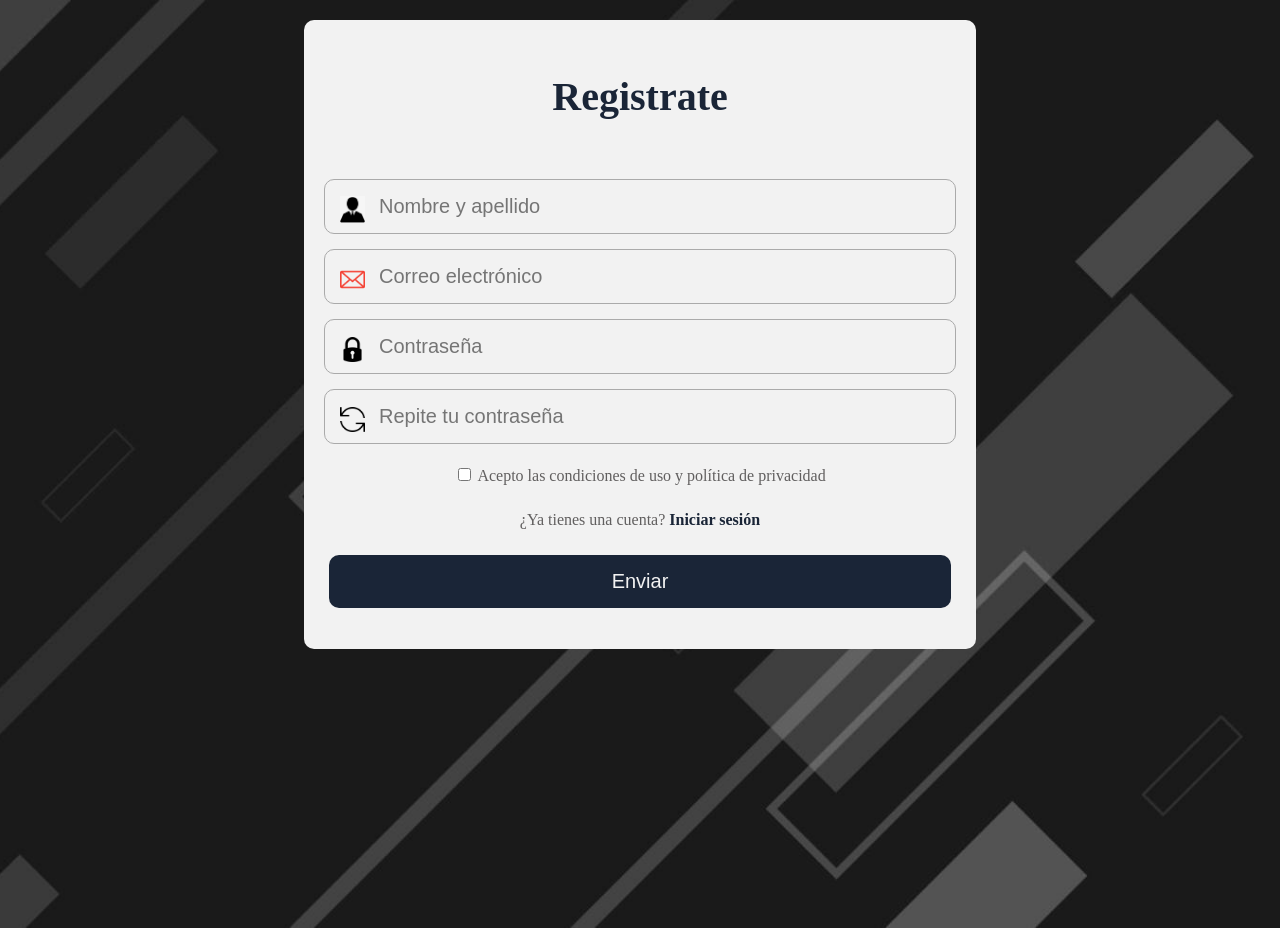
<file: caso-estudio-07/index.html>
<!DOCTYPE html>
<html lang="es">
<head>
    <meta charset="UTF-8">
    <meta name="viewport" content="width=device-width, initial-scale=1.0">
    <title>Registro</title>
    <link rel="stylesheet" href="estilos.css">
</head>
<body>

    <!-- Área del Formulario -->
    <section class="formulario">
        <form method="POST">
            <h2 class="verde">Registrate</h2>
            <p id="mensaje"></p>
            <div class="entrada">
                <img src="img/usuario.jpeg">
                <input type="text" placeholder="Nombre y apellido" name="nombre" id="nombre" required>
            </div>
            <div class="entrada">
                <img src="img/correo.png">
                <input type="email" placeholder="Correo electrónico" name="correo" id="correo" required>
            </div>
            <div class="entrada">
                <img src="img/candado.png">
                <input type="password" placeholder="Contraseña" name="clave" id="clave" required>
            </div>
            <div class="entrada">
                <img src="img/retorno.png">
                <input type="password" placeholder="Repite tu contraseña" name="repetirclave" id="repetirclave" required>
            </div>
            <p>
                <input type="checkbox" required>
                Acepto las condiciones de uso y política de privacidad
            </p>
            <p>
                ¿Ya tienes una cuenta? <a href="#" class="login">Iniciar sesión</a>
            </p>
            <p>
                <button id="btnEnviar" class="grabar">Enviar</button>
            </p>
        </form>
    </section>

    <!-- Fin de la caja principal de toda la página (contenedor maestro) -->
    <script src="index.js"></script>
</body>
</html>
</file>
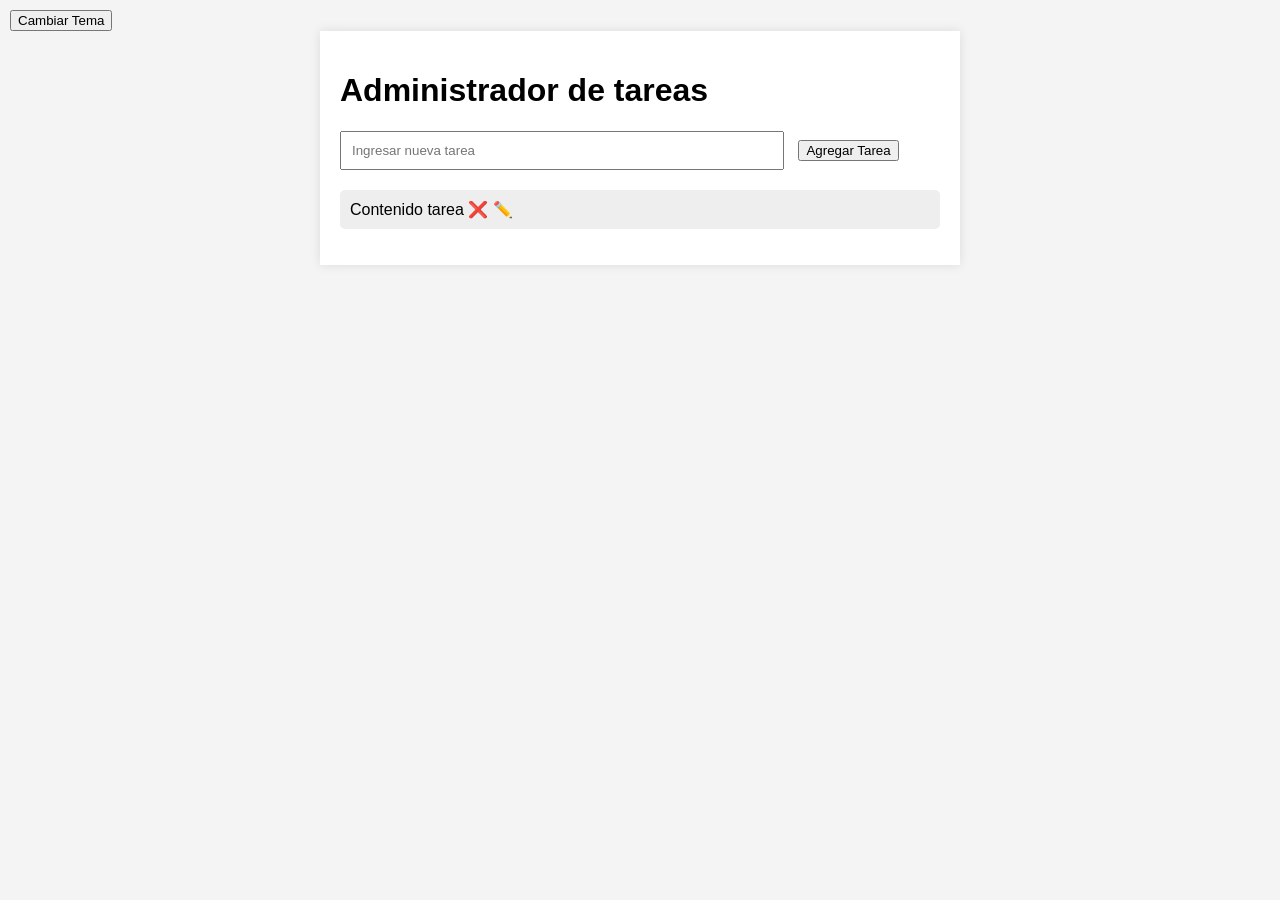
<file: caso-estudio-08/index.html>
<!DOCTYPE html>
<html lang="en">

<head>
  <meta charset="UTF-8">
  <meta name="viewport" content="width=device-width, initial-scale=1.0">
  <title>Administrador de Tareas</title>
  <link rel="stylesheet" href="style.css">
</head>

  <body>
    <div id="theme-toggle">
      <button id="toggle-theme-btn">Cambiar Tema</button>
    </div>
    <div id="task-manager">
      <h1>Administrador de tareas</h1>
      <form id="task-form">
        <input type="text" id="task-input" placeholder="Ingresar nueva tarea" required>
        <button type="submit">Agregar Tarea</button>
      </form>
      <ul id="task-list">
        <li>
          Contenido tarea
          <span class="delete-btn">❌</span>
          <span class="edit-btn">✏️</span>
        </li>
      </ul>
    </div>
    <script src="app.js"></script>
  </body>

</html>
</file>
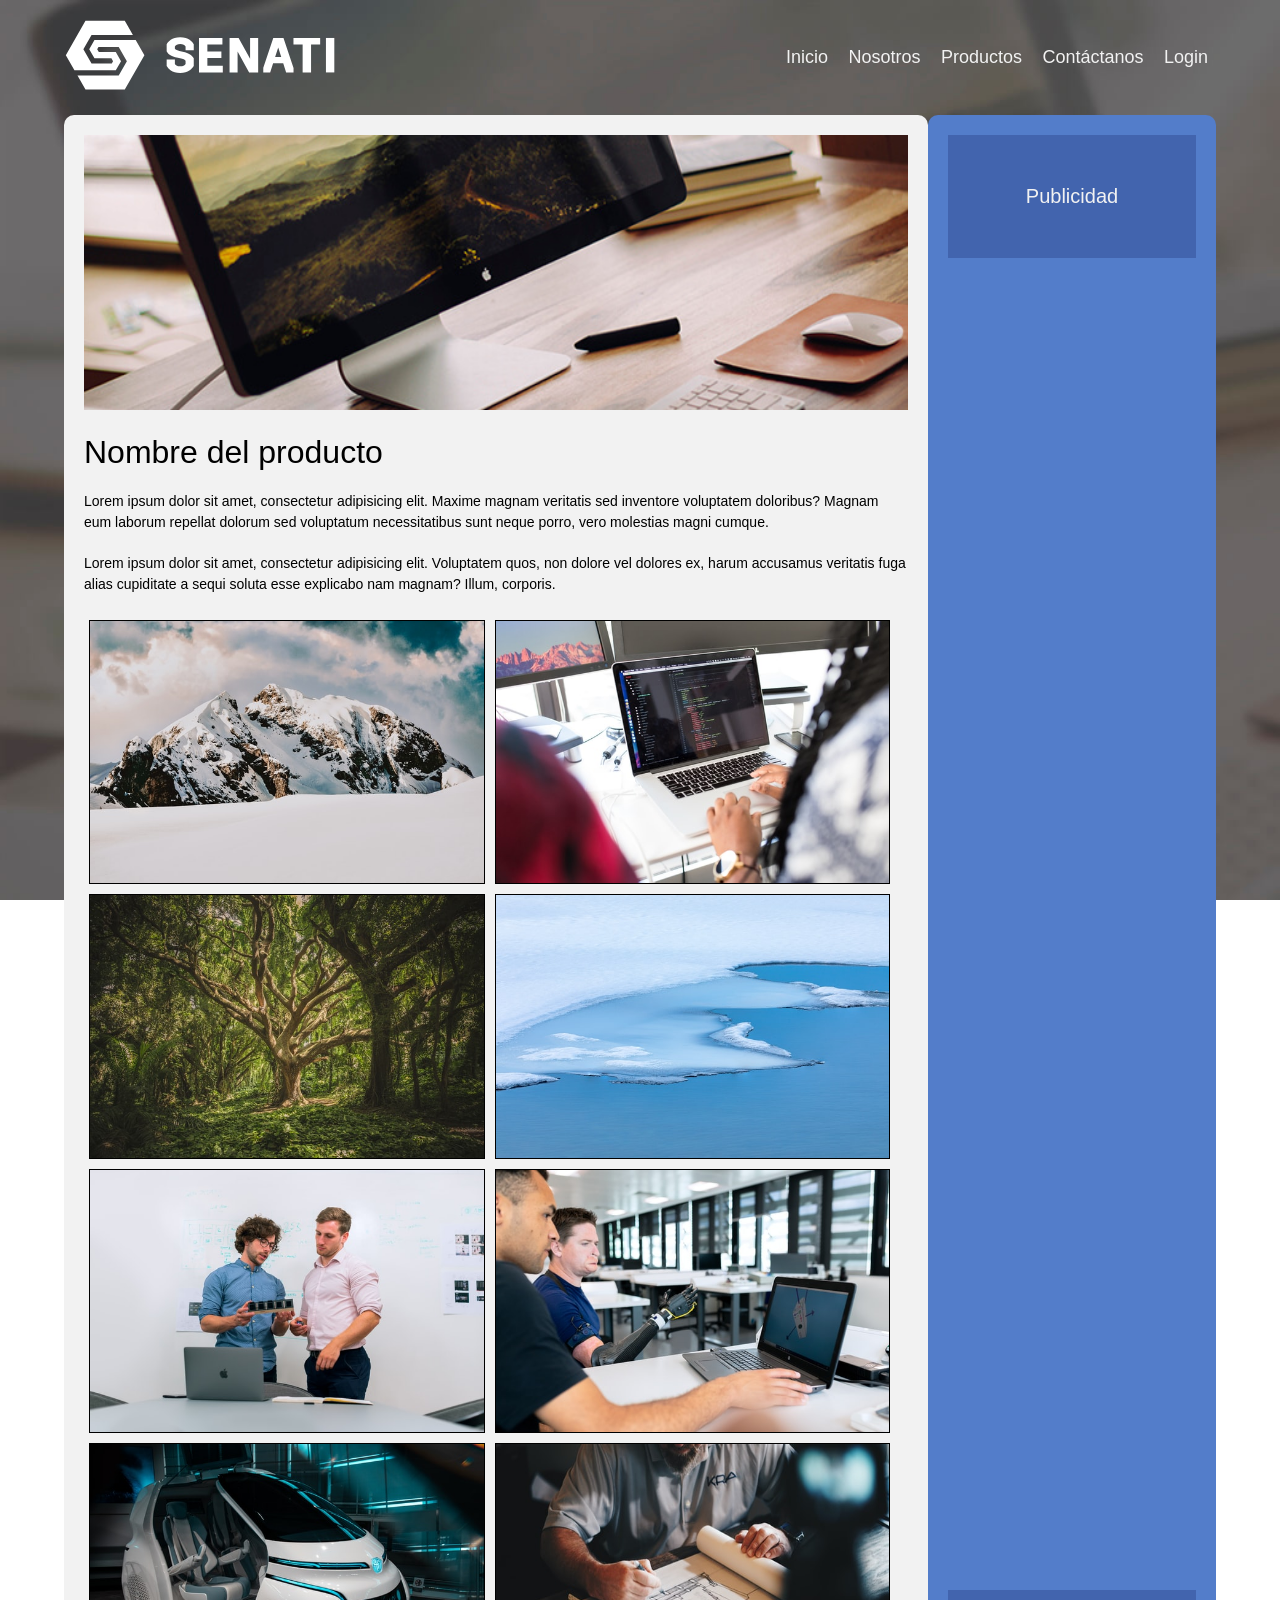
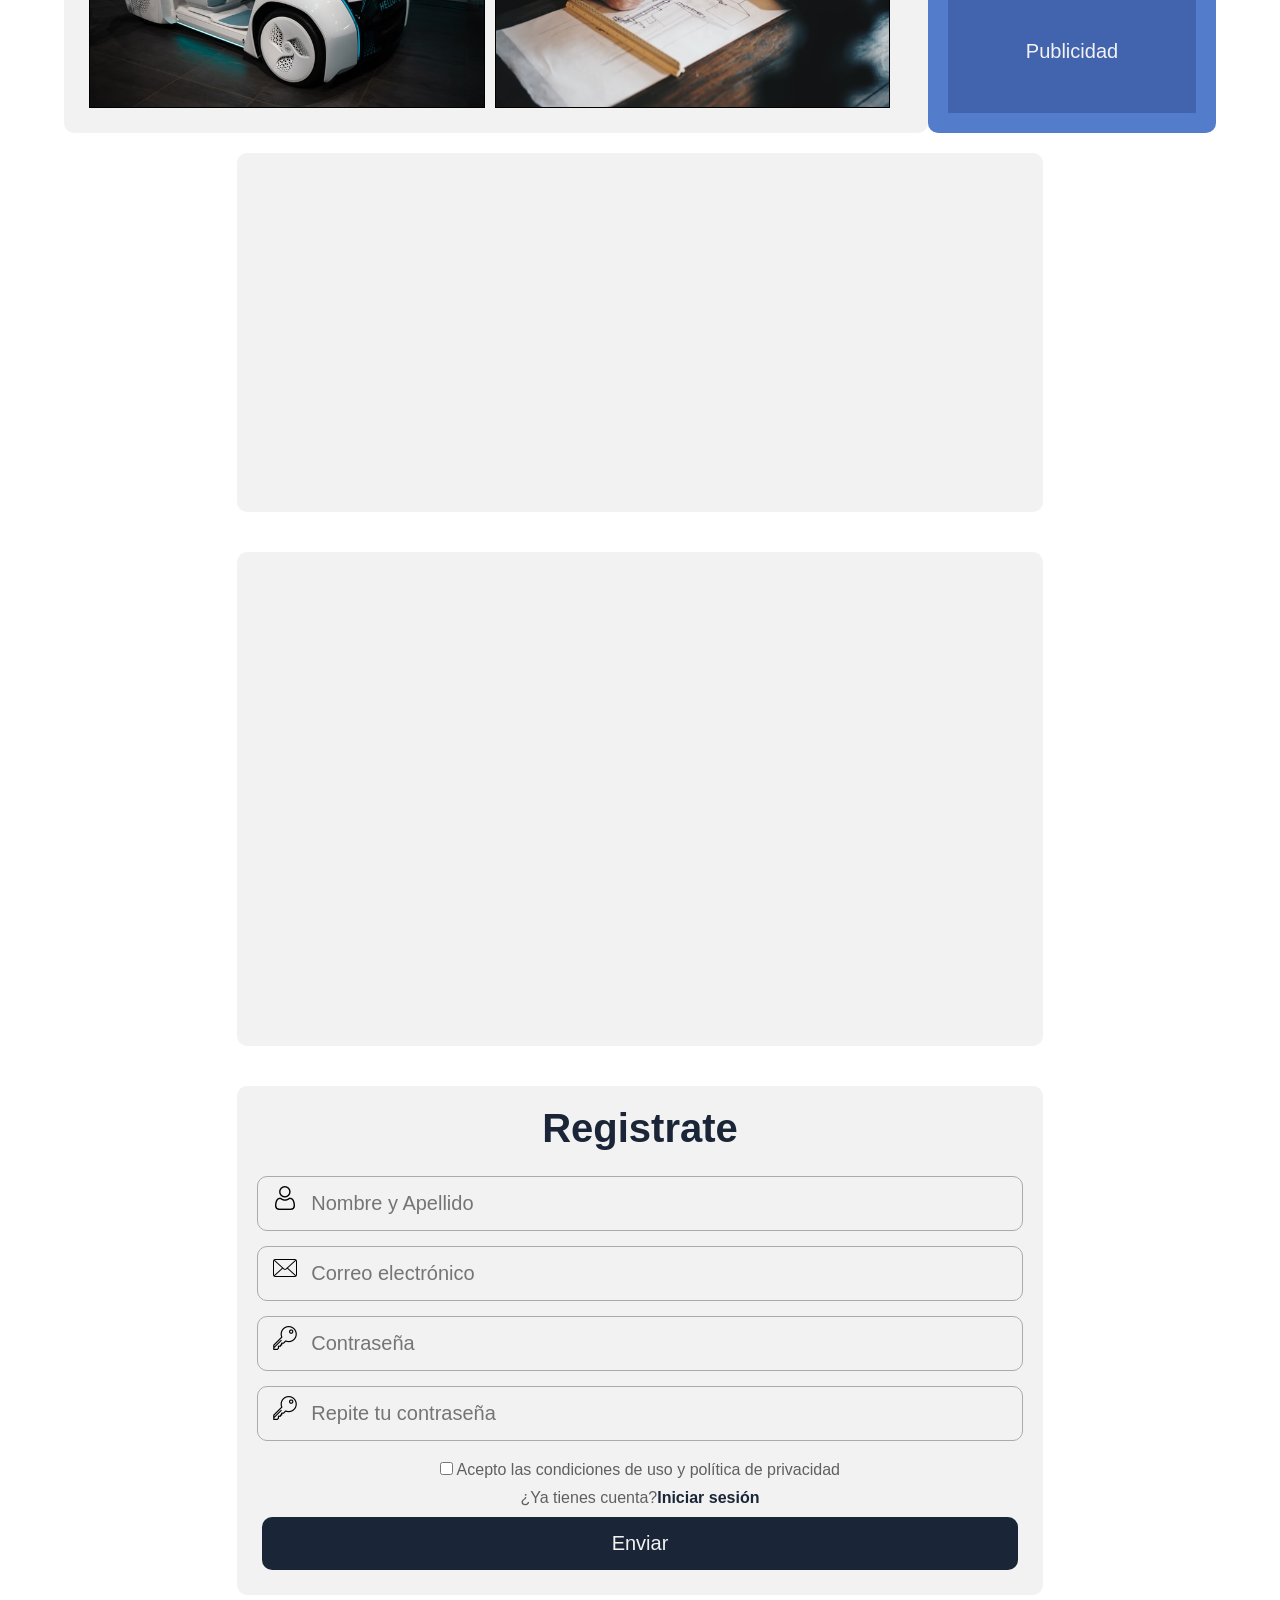
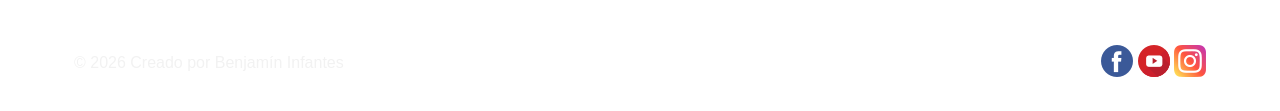
<file: caso-estudio-09-parte01y02/index.html>
<!DOCTYPE html>
<html lang="en">
<head>
    <meta charset="UTF-8">
    <meta name="viewport" content="width=device-width, initial-scale=1.0">
    <title>SENATI FlexBox/Responsive</title>
    <link rel="stylesheet" href="estilos.css">
    <link rel="shortcut icon" href="imagenes/favicon.ico" type="image/x-icon">
</head>
<body>

    <!-- Caja principal de toda la página -->
    <main>

        <!-- Cabecera de página -->
        <header>
            <!-- Logo -->
            <div class="logo">
                <img src="imagenes/logo.svg">
            </div>

            <!-- Menú -->
            <nav>
                <a href="#">Inicio</a>
                <a href="#">Nosotros</a>
                <a href="#">Productos</a>
                <a href="#">Contáctanos</a>
                <a href="#" id="loginLink">Login</a>
            </nav>
         </header>
         <!-- Fin de la Cabecera -->

         <!-- Area del artículo -->
        <article>
            <!-- Banner -->
            <div class="banner">
                <a href="#"><img src="imagenes/banner.jpg"></a>
            </div>

            <!-- Detalle producto -->
            <div class="producto">
                <h2>Nombre del producto</h2>
                <p>
                    Lorem ipsum dolor sit amet, consectetur adipisicing elit. Maxime magnam veritatis sed inventore voluptatem doloribus? Magnam eum laborum repellat dolorum sed voluptatum necessitatibus sunt neque porro, vero molestias magni cumque.
                </p>
                <p>
                    Lorem ipsum dolor sit amet, consectetur adipisicing elit. Voluptatem quos, non dolore vel dolores ex, harum accusamus veritatis fuga alias cupiditate a sequi soluta esse explicabo nam magnam? Illum, corporis.
                </p>
            </div>

            <!-- Galería de imagenes -->
            <div class="galeria">
                <img src="imagenes/01.jpg">
                <img src="imagenes/02.jpg">
                <img src="imagenes/03.jpg">
                <img src="imagenes/04.jpg">
                <img src="imagenes/05.jpg">
                <img src="imagenes/06.jpg">
                <img src="imagenes/07.jpg">
                <img src="imagenes/08.jpg">
            </div>
        </article>
        <!-- Fin del área del artículo -->

        <!-- Área del aside -->
        <aside>
            <div class="avisos"><p>Publicidad</p></div>
            <div class="avisos"><p>Publicidad</p></div>
        </aside>
         <!-- Fin del área del aside -->
        <section class="video">
            <iframe width="560" height="315" src="https://www.youtube.com/embed/igC2LEXsphc?si=w_Xlsuxb9WbWum7N" title="YouTube video player" frameborder="0" allow="accelerometer; autoplay; clipboard-write; encrypted-media; gyroscope; picture-in-picture; web-share" referrerpolicy="strict-origin-when-cross-origin" allowfullscreen></iframe>
        </section>

        <section class="mapa">
            <iframe src="https://www.google.com/maps/embed?pb=!1m14!1m12!1m3!1d8269.05829364012!2d-77.07373405157509!3d-12.01072235906388!2m3!1f0!2f0!3f0!3m2!1i1024!2i768!4f13.1!5e0!3m2!1ses!2spe!4v1725504227029!5m2!1ses!2spe" width="600" height="450" style="border:0;" allowfullscreen="" loading="lazy" referrerpolicy="no-referrer-when-downgrade"></iframe>
        </section>

        <section class="formulario">
            <form action="" method="POST">
                <h2 class="verde">Registrate</h2>
                <p id="mensaje"></p>
                <div class="entrada">
                    <img src="imagenes/user.png" alt="">
                    <input type="text" name="nombre" id="nombre" placeholder="Nombre y Apellido" required>
                </div>
                <div class="entrada">
                    <img src="imagenes/sobre.png" alt="">
                    <input type="email" name="correo" id="correo" placeholder="Correo electrónico" required>
                </div>
                <div class="entrada">
                    <img src="imagenes/clave.png" alt="">
                    <input type="password" name="clave" id="clave" placeholder="Contraseña" required>
                </div>
                <div class="entrada">
                    <img src="imagenes/clave.png" alt="">
                    <input type="password" name="repetirclave" id="repetirclave" placeholder="Repite tu contraseña" required>
                </div>
                <p>
                    <input type="checkbox"  required>
                    Acepto las condiciones de uso y política de privacidad
                </p>
                <p>
                    ¿Ya tienes cuenta?<a href="#" class="login">Iniciar sesión</a>
                </p>
                <p>
                    <button id="btnEnviar" class="grabar">Enviar</button>
                </p>

            </form>
        </section>

        

         <!-- Pie de página -->
        <footer>
            <div class="autor">
                <p>&copy; 2026 Creado por Benjamín Infantes</p>
            </div>

            <div class="redes">
                <a href="#"><img src="imagenes/facebook.png"></a>
                <a href="#"><img src="imagenes/youtube.png"></a>
                <a href="#"><img src="imagenes/instagram.png"></a>
            </div>
        </footer>
          <!-- Fin del pie de página -->
    </main>

    <!-- Ventana de login (modal) -->
    <div class="modal" id="loginModal">
        <div class="modal-content">
            <span class="close" id="closeModal">&times;</span>
            <h3>Iniciar Sesión</h3>
            <input type="text" id="username" placeholder="Usuario">
            <input type="password" id="password" placeholder="Contraseña">
            <button id="loginBtn">Ingresar</button>
            <div class="message" id="loginMessage"></div>
        </div>
    </div>

    <!-- Fin de la caja principal de toda la página (contenedor maestro) -->
    <script src="index.js"></script>
    
</body>
</html>
</file>
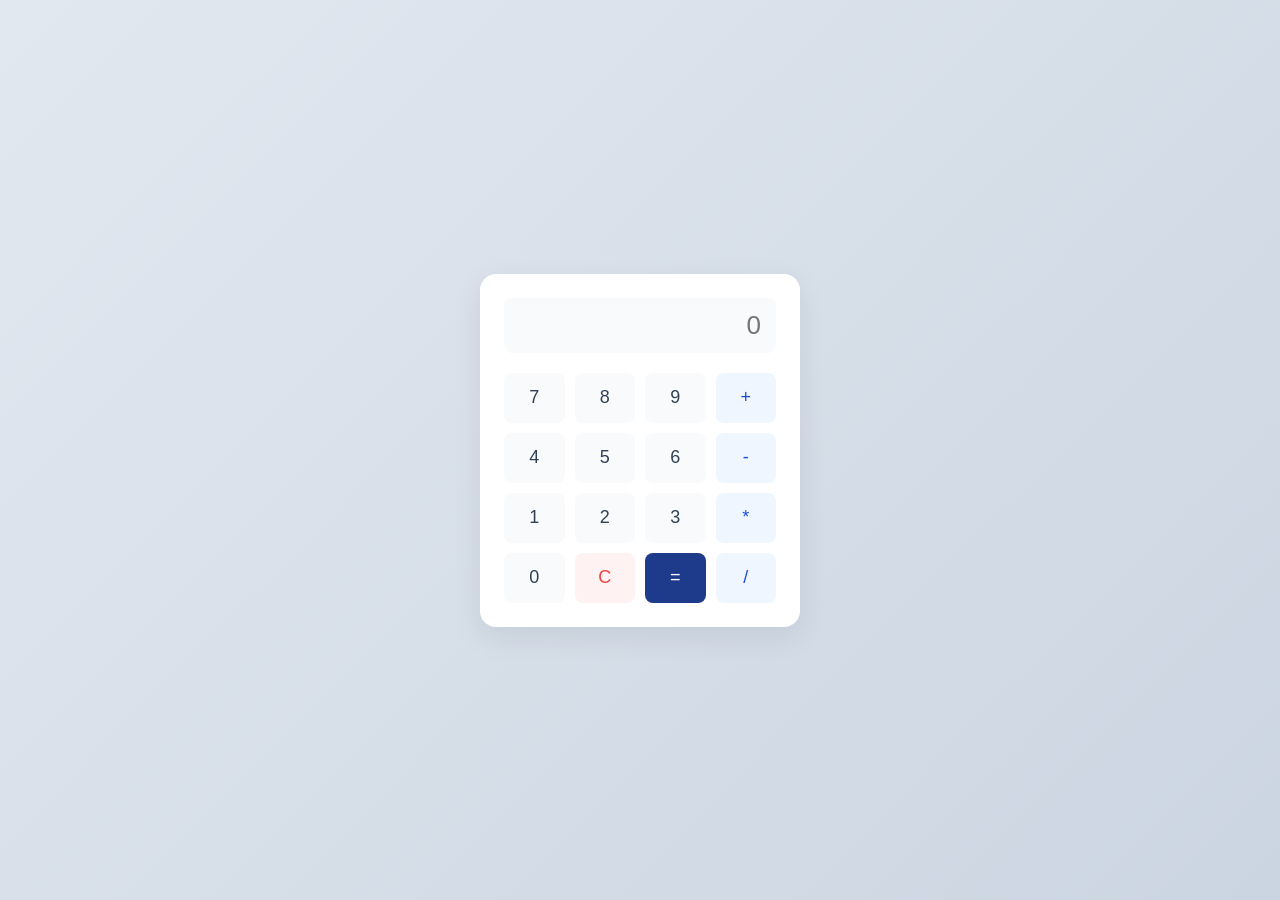
<file: informe03/index.html>
<!DOCTYPE html>
<html lang="es">
<head>
    <meta charset="UTF-8">
    <meta name="viewport" content="width=device-width, initial-scale=1.0">
    <title>Walter Bernedo Edson Daniel</title>
    <link rel="stylesheet" href="estilos.css">
</head>
<body>

    <!-- Calculadora -->
    <div class="calculadora">
        <input type="text" id="pantalla" readonly placeholder="0">

        <div class="teclado">
            <!-- fila 1 -->
            <button class="boton" data-tipo="numero" data-valor="7">7</button>
            <button class="boton" data-tipo="numero" data-valor="8">8</button>
            <button class="boton" data-tipo="numero" data-valor="9">9</button>
            <button class="boton operador" data-tipo="operador" data-valor="+">+</button>

            <!-- fila 2 -->
            <button class="boton" data-tipo="numero" data-valor="4">4</button>
            <button class="boton" data-tipo="numero" data-valor="5">5</button>
            <button class="boton" data-tipo="numero" data-valor="6">6</button>
            <button class="boton operador" data-tipo="operador" data-valor="-">-</button>

            <!-- fila 3 -->
            <button class="boton" data-tipo="numero" data-valor="1">1</button>
            <button class="boton" data-tipo="numero" data-valor="2">2</button>
            <button class="boton" data-tipo="numero" data-valor="3">3</button>
            <button class="boton operador" data-tipo="operador" data-valor="*">*</button>

            <!-- fila 4 -->
            <button class="boton" data-tipo="numero" data-valor="0">0</button>
            <button class="boton limpiar" data-tipo="limpiar" data-valor="C">C</button>
            <button class="boton igual" data-tipo="igual" data-valor="=">=</button>
            <button class="boton operador" data-tipo="operador" data-valor="/">/</button>
        </div>
    </div>

    <script src="script.js"></script>
</body>
</html>
</file>
<file: caso-estudio-07/estilos.css>
body {
    background-image: url("img/Fondo.jpg"); /* Cambia esto por el nombre y ruta de tu imagen */
    background-size: cover;
    background-position: center;
    background-repeat: no-repeat;
    height: 100vh;
}

.formulario{
    width: 50%;
    background-color: #f2f2f2;
    margin: 20px auto;
    padding: 20px;
    border-radius: 10px;
}

.formulario h2 {
    font-size: 40px;
    text-align: center;
    color: #1a2537;
}

.formulario .entrada {
    border: 1px solid #aaa;
    padding: 5px 15px;
    margin: 15px 0px;
    border-radius: 10px;
}

.formulario .entrada input {
    background-color: #f2f2f2;
    width: 80%;
    font-size: 20px;
    padding: 10px;
    border: none;
    outline: none;
}

.formulario p {
    text-align: center;
    color: #615f5f;
    padding: 5px;
}

.formulario p .login {
    text-decoration: none;
    font-weight: bold;
    color: #1a2537;
}

.formulario p .login:hover {
    color: cadetblue;
}

.formulario p .grabar {
    width: 100%;
    background-color: #1a2537;
    color: #f2f2f2;
    font-size: 20px;
    padding: 15px 0px;
    border-radius: 10px;
    border: none;
    cursor: pointer;
}

.formulario p .grabar:hover {
    background-color: cadetblue;
}

/* tamaño de los íconos, esto no está en la guía pero evita que salgan gigantes */
.formulario .entrada img {
    width: 25px;
    vertical-align: middle;
}
</file>
<file: caso-estudio-08/style.css>
body {
  font-family: Arial, sans-serif;
  background-color: #f4f4f4;
  padding: 10px;
  margin: 0;
}

#task-manager {
  background: #fff;
  padding: 20px;
  margin: auto;
  width: 80%;
  max-width: 600px;
  box-shadow: 0 0 10px rgba(0, 0, 0, 0.1);
}

#task-form {
  margin-bottom: 20px;
}

#task-input {
  padding: 10px;
  width: 70%;
  margin-right: 10px;
}

#task-list {
  list-style-type: none;
  padding: 0;
}

#task-list li {
  background: #eee;
  padding: 10px;
  margin-bottom: 5px;
  border-radius: 5px;
}

/* Dark theme styles */
body.dark-theme {
  background-color: #333;
  color: #fff;
}

.dark-theme #task-manager {
  background: #222;
  color: #fff;
}

.dark-theme #task-list li {
  background: #444;
}
</file>
<file: caso-estudio-09-parte01y02/estilos.css>
* {
    margin: 0;
    padding: 0;
    box-sizing: border-box;
}

:root{
    --blanco: #f2f2f2;
    --celeste_claro: #537dca;
    --celeste_oscuro:#4264ae;
    --azul_oscuro: rgb(26, 37, 55);
    
}

body {
    background-image: url("imagenes/fondo.jpg"); 
    background-repeat: no-repeat;
    background-attachment: fixed;
    background-size: cover;
    font-family: sans-serif;
}

/* Contenedor maestro */
main {
    width: 90%;
    max-width: 1200px;
    margin: auto;

    /* FlexBox */
    display: flex;
    flex-direction: row;
    flex-wrap: wrap;
}

/* Cabecera */
header {
    width: 100%;
    padding: 20px 0px;

    /* FlexBox */
    display: flex;
    flex-direction: row;
    justify-content: space-between;
    align-items: center;

}

header nav a{
    color: var(--blanco);
    text-decoration: none;
    font-size: 18px;
    padding: 0px 8px;
}
/* Fin de cabecera */


/* Artículo (producto/servicio) */
article {
    background-color: var(--blanco);
    width: 75%;
    padding: 20px;
    border-radius: 10px;
}

article .banner img{
    width: 100%;
}

article .banner{
    margin-bottom: 20px;
}

article .producto h2{
    font-size: 32px;
    font-weight: normal;
    margin-bottom: 20px;    
}

article .producto p{
    font-size: 14px;
    line-height: 1.5;
    margin-bottom: 20px;
}

article .galeria{
    width: 100%;
    display: flex;
    flex-direction: row;
    flex-wrap: wrap;
}

article .galeria img{
    width: 48%;
    margin: 5px;
    border: 1px solid black;
}
/* Fin de artículo (producto/servicio) */


/* aside (publicidad) */
aside {
    background-color: var(--celeste_claro);
    width: 25%;
    padding: 20px;
    border-radius: 10px;

    /* Flexbox */
    display: flex;
    flex-direction: column;
    justify-content: space-between;

}

aside .avisos{
    background-color: var(--celeste_oscuro);
    font-size:20px;
    text-align: center;
    color: var(--blanco);
    padding: 50px 0px;
}
/* Fin del aside (publicidad) */
.video, .mapa{
    width: 70%;
    background-color: var(--blanco);
    border-radius: 10px;
    padding: 20px;
    margin: 20px auto;
    text-align: center;
}

.video iframe, .mapa iframe{
    width: 100%;
}




/* Pie de página */
footer {
    background-color: rgba(255,255,255,0.2);
    width: 100%;
    color: var(--blanco);
    padding: 20px 10px;
    margin: 10px 0px;
    border-radius: 10px;

    /* Flexbox */
    display: flex;
    flex-direction: row;
    justify-content: space-between;
    text-align: center;
    align-items: center;
}
/* Fin del de página */

.formulario{
    width: 70%;
    background-color: var(--blanco);
    margin: 20px auto;
    padding: 20px;
    border-radius: 10px;
}

.formulario h2{
    font-size: 40px;
    text-align: center;
    color: var(--azul_oscuro);
}

.formulario .entrada{
    border: 1px solid #aaa;
    padding: 5px 15px;
    margin: 15px 0px;
    border-radius: 10px;
}

.formulario .entrada input{
    background-color: var(--blanco);
    width: 80%;
    font-size: 20px;
    padding: 10px;
    border: none;
    outline: none;
}

.formulario p{
    text-align: center;
    color: #615f5f;
    padding: 5px;
}

.formulario p .login{
    text-decoration: none;
    font-weight: bold;
    color: var(--azul_oscuro);
}

.formulario p .login:hover{
    color: cadetblue;
}

.formulario p .grabar{
    width: 100%;
    background-color: var(--azul_oscuro);
    color: var(--blanco);
    font-size: 20px;
    padding: 15px 0px;
    border-radius: 10px;
    border: none;
    cursor: pointer;
}

.formulario p .grabar:hover{
    background-color: cadetblue;
}

/* Para pantallas de tableta */
@media screen and (max-width:850px){
    article, .video, .mapa{
        width: 100%;
    }
    aside{
        width: 100%;
        flex-direction: row;
    }
    aside .avisos{
        width: 40%;
    }
}  

/* Para pantallas de Celular */
@media screen and (max-width:650px){
    header{
        flex-direction: column;
    }

    header nav{
        background-color: rgba(255,255,255,0.5);
        width: 100%;
        display: flex;
        flex-direction: column;
    }

    header nav a{
        text-align: center;
        padding: 15px;
        border-bottom: 1px solid var(--blanco);
    }

    header nav a:hover{
        background-color: rgba(0,0,0,0.5);
    }

    article .galeria img{
        width: 100%;
    }

    aside{
        display: none;
    }

    footer{
        flex-direction: column-reverse;
    }
    .video, .mapa{
        width: 100%;
    }

}

/* Ventana de login (modal) */
.modal {
    display: none;
    position: fixed;
    top: 0;
    left: 0;
    width: 100%;
    height: 100%;
    background: rgba(0,0,0,0.5);
    justify-content: center;
    align-items: center;
    z-index: 1000;
}

.modal-content {
    background: white;
    padding: 20px;
    border-radius: 10px;
    width: 300px;
}

.modal-content input {
    width: 100%;
    padding: 8px;
    margin-top: 10px;
}

.close {
    float: right;
    cursor: pointer;
    font-size: 18px;
}

.message {
    margin-top: 10px;
    font-weight: bold;
}
</file>
<file: informe03/estilos.css>
* {
    box-sizing: border-box;
}

body {
    margin: 0;
    min-height: 100vh;
    display: flex;
    justify-content: center;
    align-items: center;
    font-family: -apple-system, BlinkMacSystemFont, "Segoe UI", Roboto, sans-serif;
    /* Fondo azul minimalista y suave */
    background-color: #f0f4f8;
    background-image: linear-gradient(135deg, #e2e8f0 0%, #cbd5e1 100%);
}

.calculadora {
    width: 320px;
    padding: 24px;
    background-color: #ffffff;
    border: none;
    border-radius: 16px;
    box-shadow: 0 10px 30px rgba(15, 23, 42, 0.08);
}

#pantalla {
    width: 100%;
    height: 55px;
    margin-bottom: 20px;
    padding: 0 15px;
    font-size: 26px;
    text-align: right;
    border: none;
    border-radius: 8px;
    background-color: #f8fafc;
    color: #1e3a8a;
}

.teclado {
    display: grid;
    grid-template-columns: repeat(4, 1fr);
    gap: 10px;
}

.boton {
    height: 50px;
    font-size: 18px;
    font-weight: 500;
    background-color: #f8fafc;
    border: none;
    border-radius: 8px;
    color: #334155;
    cursor: pointer;
    transition: background-color 0.15s ease;
}

.boton:hover {
    background-color: #e2e8f0;
}

.boton:active {
    background-color: #cbd5e1;
}

.boton:focus-visible {
    outline: 2px solid #3b82f6;
    outline-offset: 2px;
}

.operador {
    background-color: #eff6ff;
    color: #1d4ed8;
}

.operador:hover {
    background-color: #dbeafe;
}

.igual {
    background-color: #1e3a8a;
    color: #ffffff;
}

.igual:hover {
    background-color: #1d4ed8;
}

.limpiar {
    color: #ef4444;
    background-color: #fef2f2;
}

.limpiar:hover {
    background-color: #fee2e2;
}
</file>
